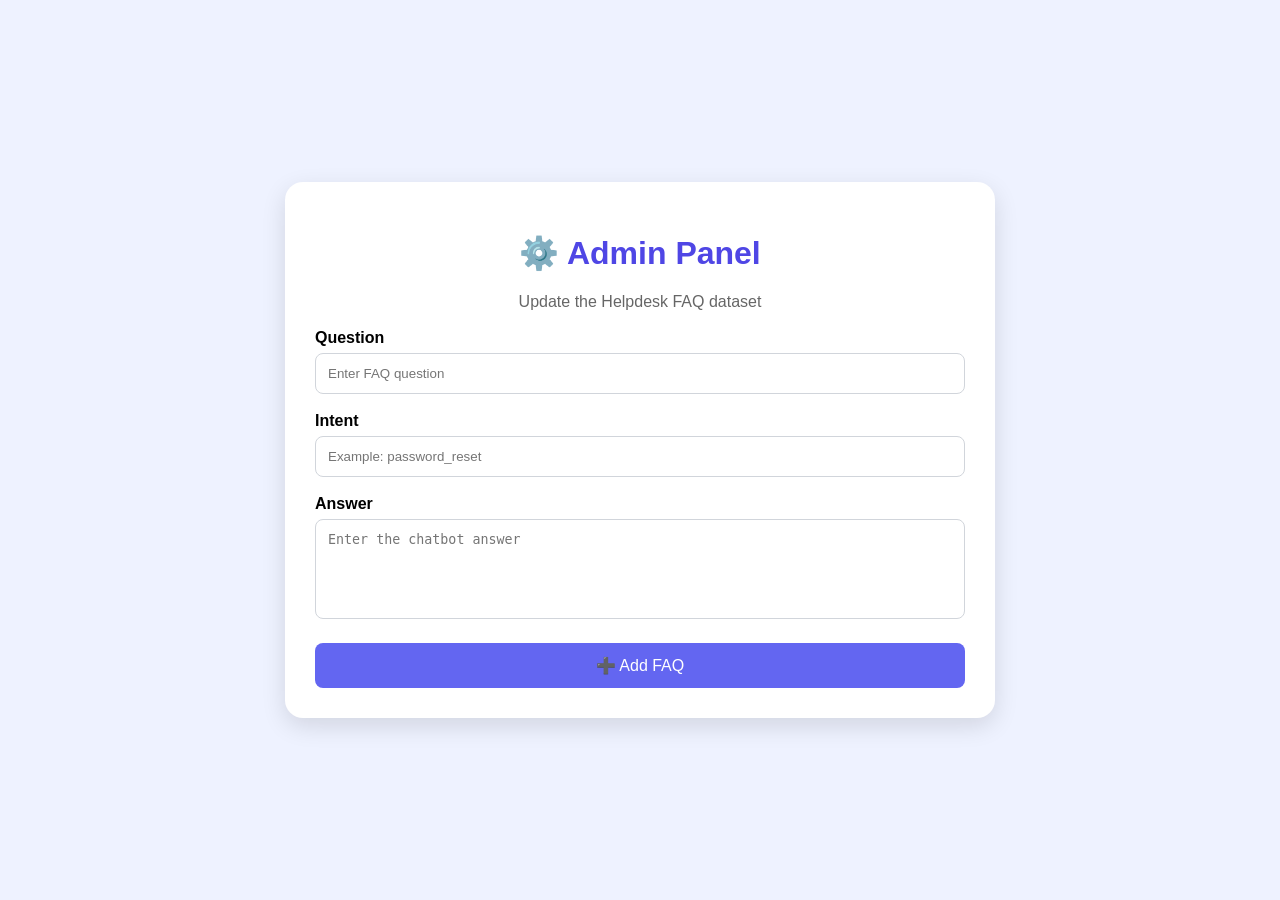
<file: templates/admin.html>
<!DOCTYPE html>
<html lang="en">

<head>
    <meta charset="UTF-8">
    <meta name="viewport" content="width=device-width, initial-scale=1.0">

    <title>Admin - AI Helpdesk</title>

    <style>
        body {
            margin: 0;
            font-family: Arial, sans-serif;
            background: #eef2ff;
            display: flex;
            justify-content: center;
            align-items: center;
            min-height: 100vh;
        }

        .container {
            width: 90%;
            max-width: 650px;
            background: white;
            padding: 30px;
            border-radius: 18px;
            box-shadow: 0 8px 25px rgba(0,0,0,0.12);
        }

        h1 {
            text-align: center;
            color: #4f46e5;
        }

        p {
            text-align: center;
            color: #666;
        }

        label {
            display: block;
            margin-top: 18px;
            margin-bottom: 6px;
            font-weight: bold;
        }

        input,
        textarea,
        select {
            width: 100%;
            padding: 12px;
            border: 1px solid #d1d5db;
            border-radius: 8px;
            box-sizing: border-box;
        }

        textarea {
            height: 100px;
            resize: none;
        }

        button {
            width: 100%;
            margin-top: 20px;
            padding: 13px;
            border: none;
            border-radius: 8px;
            background: #6366f1;
            color: white;
            font-size: 16px;
            cursor: pointer;
        }

        button:hover {
            background: #4f46e5;
        }
    </style>
</head>

<body>

<div class="container">

    <h1>⚙️ Admin Panel</h1>

    <p>Update the Helpdesk FAQ dataset</p>

    <form method="POST">

        <label>Question</label>

        <input
            type="text"
            name="question"
            placeholder="Enter FAQ question"
            required
        >

        <label>Intent</label>

        <input
            type="text"
            name="intent"
            placeholder="Example: password_reset"
            required
        >

        <label>Answer</label>

        <textarea
            name="answer"
            placeholder="Enter the chatbot answer"
            required
        ></textarea>

        <button type="submit">
            ➕ Add FAQ
        </button>

    </form>

</div>

</body>

</html>
</file>
